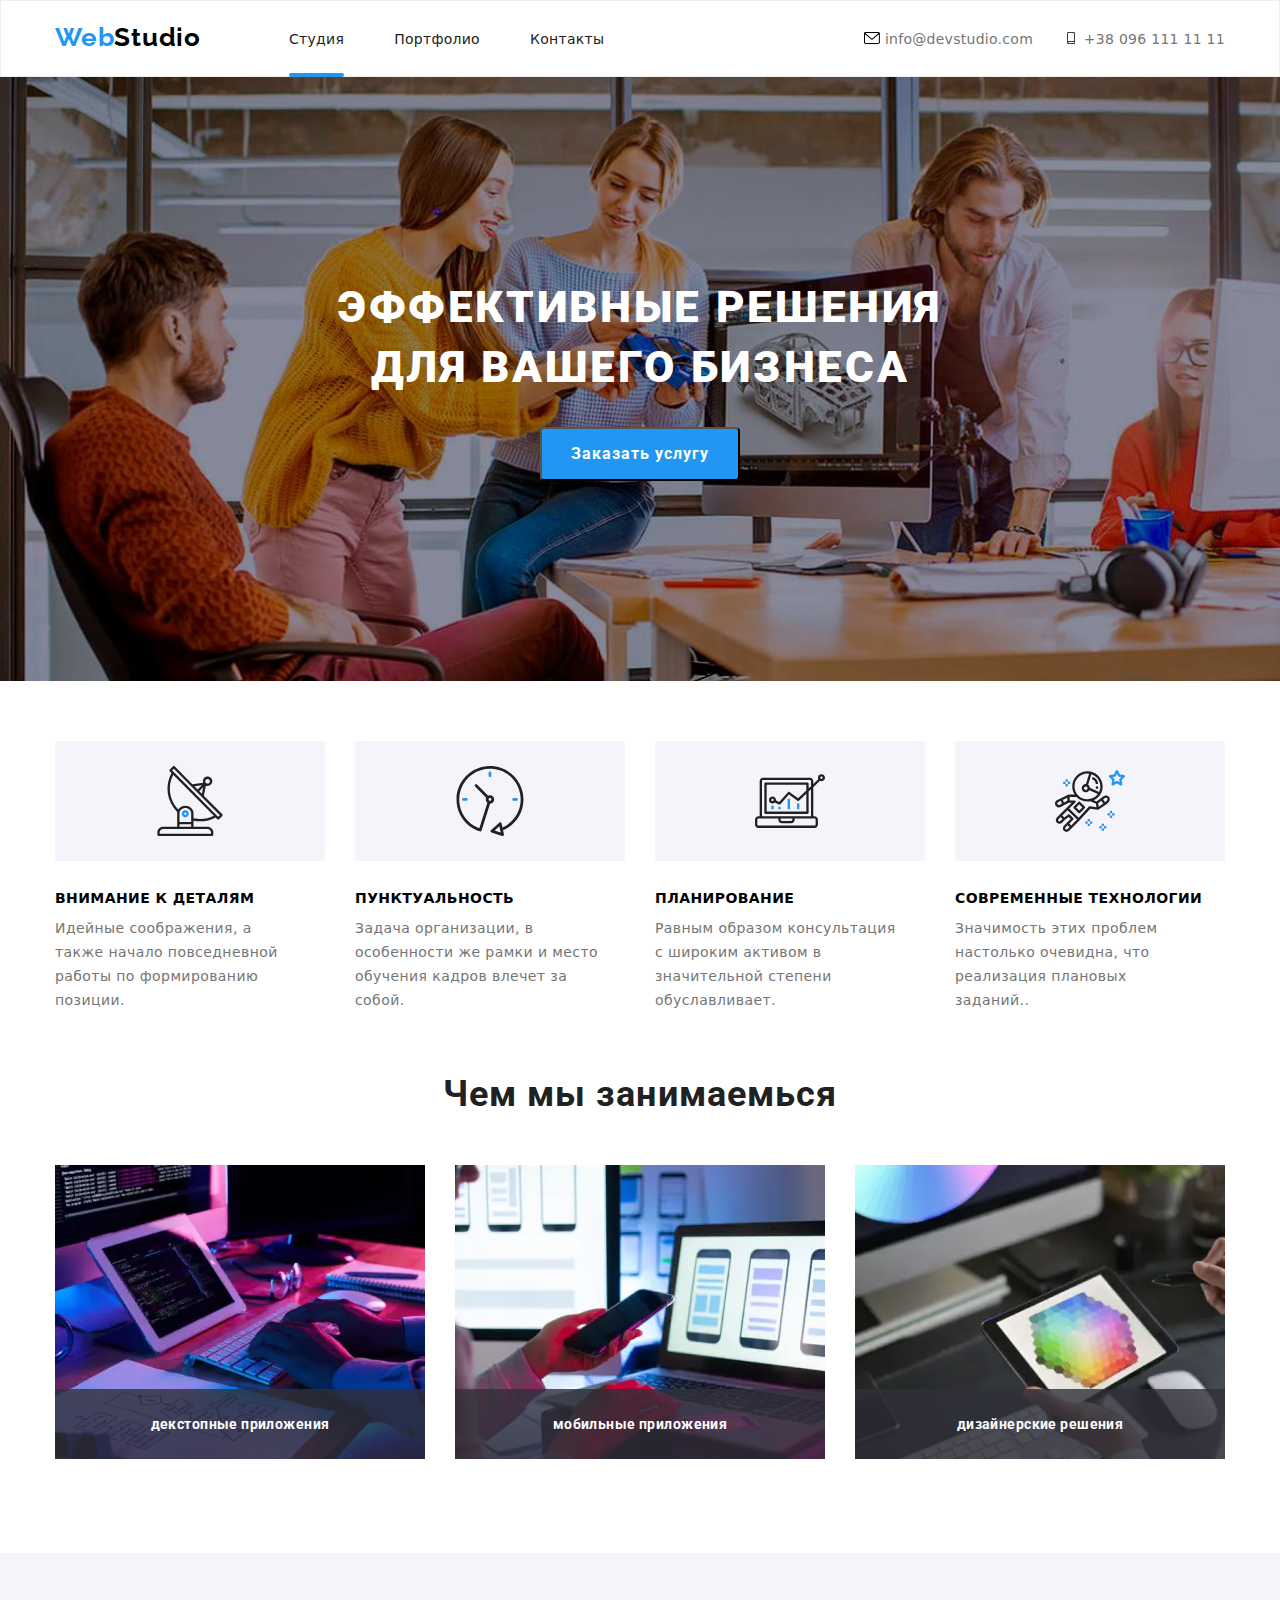
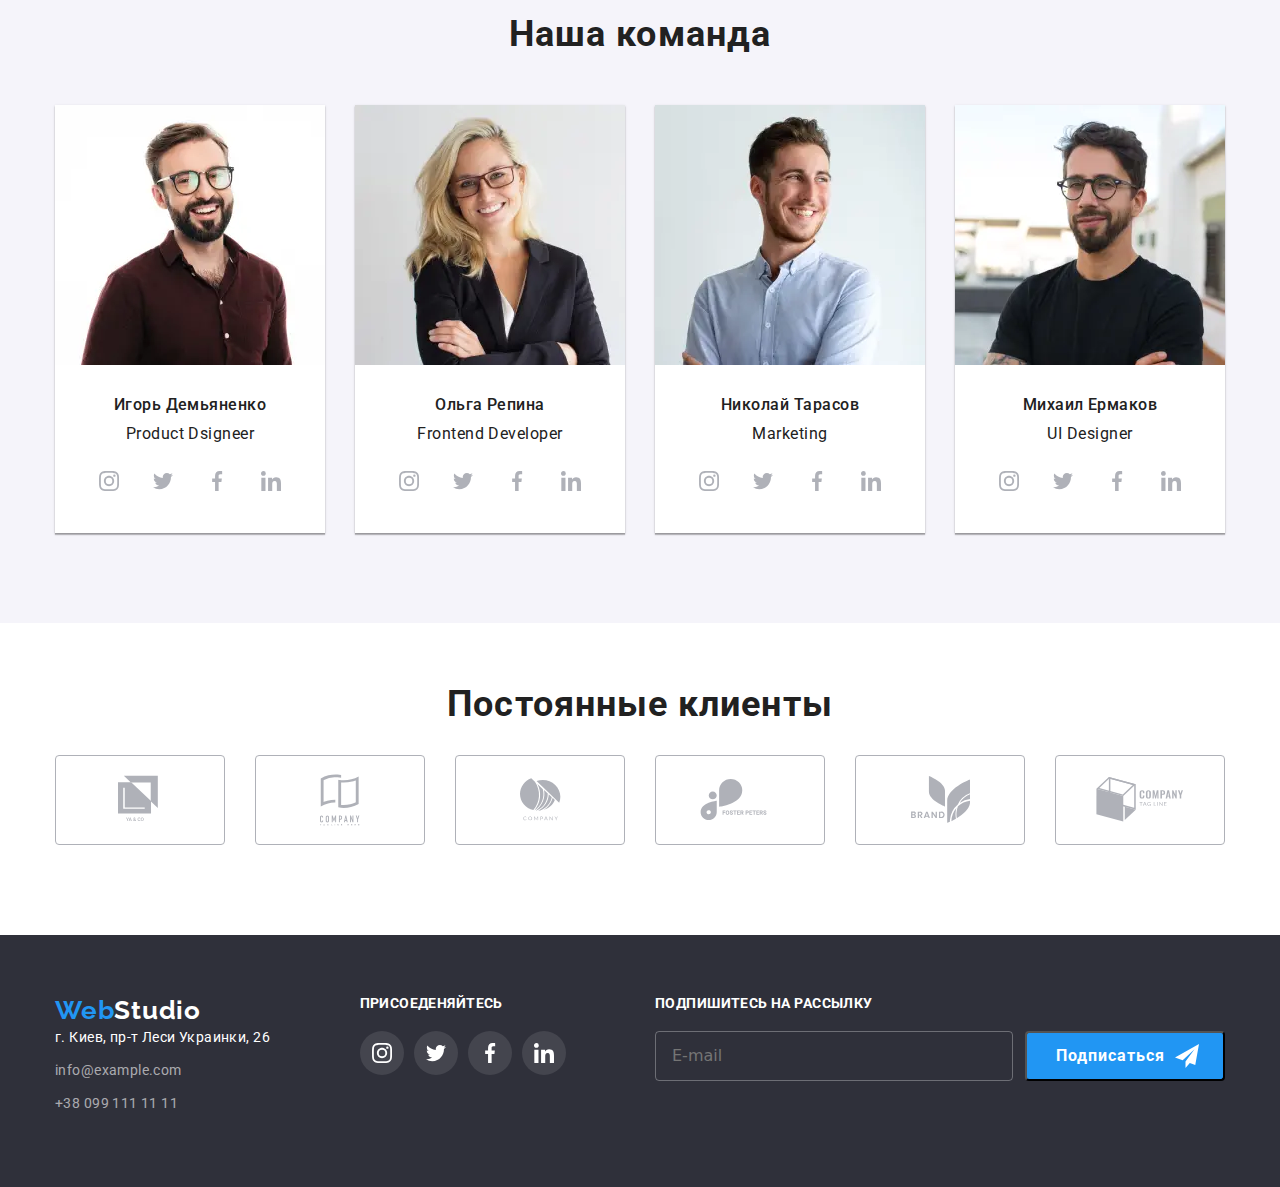
<file: index.html>
<!DOCTYPE html>
<html lang="ru">
  <head>
    <meta charset="UTF-8" />
    <meta name="viewport" content="width=device-width, initial-scale=1.0" />
    <title>Веб студия</title>
    <link
      rel="stylesheet"
      href="https://cdnjs.cloudflare.com/ajax/libs/modern-normalize/1.0.0/modern-normalize.css"
    />
    <link
      href="https://fonts.googleapis.com/css2?family=Raleway:wght@700&family=Roboto:wght@400;500;700&display=swap"
      rel="stylesheet"
    />
    <link rel="stylesheet" href="./css/main.min.css" />
  </head>
  <body>
    <!-- header -->

    <header class="header">
      <div class="container">
        <nav class="navigation">
          <a
            class="logo-navigation-list-link link"
            href="./index.html"
            aria-label="логотип веб студия"
            >Web<span class="logo-color">Studio</span></a
          >
          <button
            type="button"
            class="menu-button"
            aria-expanded="false"
            aria-controls="menu-container"
            data-menu-button
          >
            <svg
              width="40"
              height="40"
              aria-label="Переключатель мобильного меню"
            >
              <use class="icon-cross" href="./images/sprite.svg#cross"></use>
              <use
                class="icon-menu"
                href="./images/sprite.svg#menu-burger"
              ></use>
            </svg>
          </button>

          <div class="menu-container" id="menu-container" data-menu>
            <div class="nav">
              <ul class="navigation-list list">
                <li class="navigation-list-item">
                  <div class="item-underline">
                    <a class="navigation-list-link link" href="./index.html"
                      >Студия</a
                    >
                    <div class="underline"></div>
                  </div>
                </li>
                <li class="navigation-list-item">
                  <a class="navigation-list-link link" href="./portfolio.html"
                    >Портфолио</a
                  >
                </li>
                <li class="navigation-list-item">
                  <a class="navigation-list-link link" href="">Контакты</a>
                </li>
              </ul>
            </div>
            <div class="menu-contacts">
              <address class="adress">
                <ul class="list">
                  <li class="header-link-item">
                    <a class="header-link link" href="mailto:info@devstudio.com"
                      ><svg class="header-link-svg">
                        <use href="./images/sprite.svg#icon-envelope"></use>
                      </svg>
                      info@devstudio.com
                    </a>
                  </li>
                  <li class="header-tel-link-item">
                    <a class="header-tel-link link" href="tel:+380961111111"
                      ><svg class="header-tel-link-svg">
                        <use href="./images/sprite.svg#icon-smartphone"></use>
                      </svg>
                      +38 096 111 11 11
                    </a>
                  </li>
                </ul>
              </address>
            </div>
          </div>
        </nav>
      </div>
    </header>

    <!-- Hero-->

    <main>
      <section class="hero">
        <div class="container">
          <h1 class="hero-title">
            Эффективные решения <br />
            для вашего бизнеса
          </h1>
          <button class="modal-btn" type="button" data-modal-open>
            Заказать услугу
          </button>
        </div>
      </section>

      <!-- qualitys -->

      <section class="qualitys">
        <div class="container">
          <ul class="qualitys-list list">
            <li class="qualitys-list-item icon-antenna">
              <h3 class="subtitly-qualitys">Внимание к деталям</h3>
              <p class="description">
                Идейные соображения, а также начало повседневной работы по
                формированию позиции.
              </p>
            </li>
            <li class="qualitys-list-item icon-clock">
              <h3 class="subtitly-qualitys">Пунктуальность</h3>
              <p class="description">
                Задача организации, в особенности же рамки и место обучения
                кадров влечет за собой.
              </p>
            </li>
            <li class="qualitys-list-item icon-diagram">
              <h3 class="subtitly-qualitys">Планирование</h3>
              <p class="description">
                Равным образом консультация с широким активом в значительной
                степени обуславливает.
              </p>
            </li>
            <li class="qualitys-list-item icon-astronaut">
              <h3 class="subtitly-qualitys">Современные технологии</h3>
              <p class="description">
                Значимость этих проблем настолько очевидна, что реализация
                плановых заданий..
              </p>
            </li>
          </ul>
        </div>
      </section>

      <!--Чем мы занимаемься-->

      <section class="about">
        <div class="container">
          <h2 class="second-title">Чем мы занимаемься</h2>
          <ul class="about-list list">
            <li class="about-list-item">
              <div class="container-img">
                <picture>
                  <source
                    srcset="
                      ./images/Чем-мы-занимаемся/img1.webp    1x,
                      ./images/Чем-мы-занимаемся/img1@2x.webp 2x
                    "
                    media="(min-width: 1200px)"
                    type="image/webp"
                  />
                  <source
                    srcset="
                      ./images/Чем-мы-занимаемся/img1.jpg    1x,
                      ./images/Чем-мы-занимаемся/img1@2x.jpg 2x
                    "
                    media="(min-width: 1200px)"
                  />
                  <img
                    src="./images/Чем-мы-занимаемся/img1.jpg"
                    alt="руки на клавиатуре"
                  />
                </picture>

                <p class="about-subtitle">декстопные приложения</p>
              </div>
            </li>
            <li class="about-list-item">
              <div class="container-img">
                <picture>
                  <source
                    srcset="
                      ./images/Чем-мы-занимаемся/img2.webp    1x,
                      ./images/Чем-мы-занимаемся/img2@2x.webp 2x
                    "
                    media="(min-width: 1200px)"
                    type="image/webp"
                  />
                  <source
                    srcset="
                      ./images/Чем-мы-занимаемся/img2.jpg    1x,
                      ./images/Чем-мы-занимаемся/img2@2x.jpg 2x
                    "
                    media="(min-width: 1200px)"
                  />

                  <img
                    src="./images/Чем-мы-занимаемся/img2.jpg"
                    alt="телефон в руке"
                  />
                </picture>
                <p class="about-subtitle">мобильные приложения</p>
              </div>
            </li>
            <li class="about-list-item">
              <div class="container-img">
                <picture>
                  <source
                    srcset="
                      ./images/Чем-мы-занимаемся/img3.webp    1x,
                      ./images/Чем-мы-занимаемся/img3@2x.webp 2x
                    "
                    media="(min-width: 1200px)"
                    type="image/webp"
                  />
                  <source
                    srcset="
                      ./images/Чем-мы-занимаемся/img3.jpg    1x,
                      ./images/Чем-мы-занимаемся/img3@2x.jpg 2x
                    "
                    media="(min-width: 1200px)"
                  />

                  <img
                    src="./images/Чем-мы-занимаемся/img3.jpg"
                    alt="планшет в руке"
                  />
                </picture>
                <p class="about-subtitle">дизайнерские решения</p>
              </div>
            </li>
          </ul>
        </div>
      </section>

      <!--our command-->

      <section class="command">
        <div class="container">
          <h2 class="title-our-command">Наша команда</h2>
          <ul class="names-list list">
            <li class="names-list-item">
              <picture>
                <source
                  srcset="
                    ./images/Наша-команда/igor-desctop.webp    1x,
                    ./images/Наша-команда/igor-desctop@2x.webp 2x
                  "
                  media="(min-width: 1200px)"
                  type="image/webp"
                />
                <source
                  srcset="
                    ./images/Наша-команда/igor-desctop.jpg    1x,
                    ./images/Наша-команда/igor-desctop@2x.jpg 2x
                  "
                  media="(min-width: 1200px)"
                />
                <source
                  srcset="
                    ./images/Наша-команда/igor-tablet.webp    1x,
                    ./images/Наша-команда/igor-tablet@2x.webp 2x
                  "
                  media="(min-width: 768px)"
                  type="image/webp"
                />
                <source
                  srcset="
                    ./images/Наша-команда/igor-tablet.jpg    1x,
                    ./images/Наша-команда/igor-tablet@2x.jpg 2x
                  "
                  media="(min-width: 768px)"
                />
                <source
                  srcset="
                    ./images/Наша-команда/igor-mobile.webp    1x,
                    ./images/Наша-команда/igor-mobile@2x.webp 2x
                  "
                  media="(min-width: 320px)"
                  type="image/webp"
                />
                <source
                  srcset="
                    ./images/Наша-команда/igor-mobile.jpg    1x,
                    ./images/Наша-команда/igor-mobile@2x.jpg 2x
                  "
                  media="(min-width: 320px)"
                />
                <img
                  class="names-list-img"
                  src="./images/Наша-команда/igor-mobile.jpg"
                  alt="игорь"
                />
              </picture>
              <h3 class="name">Игорь Демьяненко</h3>
              <p lang="en" class="position">Product Dsigneer</p>
              <ul class="social-list list">
                <li class="social-list-item">
                  <a class="social-list-link" href="">
                    <svg class="social-list-svg">
                      <use href="./images/sprite.svg#icon-instagram"></use>
                    </svg>
                  </a>
                </li>
                <li class="social-list-item">
                  <a class="social-list-link" href="">
                    <svg class="social-list-svg">
                      <use href="./images/sprite.svg#icon-twitter"></use>
                    </svg>
                  </a>
                </li>
                <li class="social-list-item">
                  <a class="social-list-link" href="">
                    <svg class="social-list-svg">
                      <use href="./images/sprite.svg#icon-facebook"></use>
                    </svg>
                  </a>
                </li>
                <li class="social-list-item">
                  <a class="social-list-link" href="">
                    <svg class="social-list-svg">
                      <use href="./images/sprite.svg#icon-linkedin"></use>
                    </svg>
                  </a>
                </li>
              </ul>
            </li>
            <li class="names-list-item">
              <picture>
                <source
                  srcset="
                    ./images/Наша-команда/olga-desctop.webp    1x,
                    ./images/Наша-команда/olga-desctop@2x.webp 2x
                  "
                  media="(min-width: 1200px)"
                  type="image/webp"
                />
                <source
                  srcset="
                    ./images/Наша-команда/olga-desctop.jpg    1x,
                    ./images/Наша-команда/olga-desctop@2x.jpg 2x
                  "
                  media="(min-width: 1200px)"
                />
                <source
                  srcset="
                    ./images/Наша-команда/olga-tablet.webp    1x,
                    ./images/Наша-команда/olga-tablet@2x.webp 2x
                  "
                  media="(min-width: 768px)"
                  type="image/webp"
                />
                <source
                  srcset="
                    ./images/Наша-команда/olga-tablet.jpg    1x,
                    ./images/Наша-команда/olga-tablet@2x.jpg 2x
                  "
                  media="(min-width: 768px)"
                />
                <source
                  srcset="
                    ./images/Наша-команда/olga-mobile.webp    1x,
                    ./images/Наша-команда/olga-mobile@2x.webp 2x
                  "
                  media="(min-width: 320px)"
                  type="image/webp"
                />
                <source
                  srcset="
                    ./images/Наша-команда/olga-mobile.jpg    1x,
                    ./images/Наша-команда/olga-mobile@2x.jpg 2x
                  "
                  media="(min-width: 320px)"
                />
                <img
                  class="names-list-img"
                  src="./images/Наша-команда/olga-mobile.jpg"
                  alt="ольга"
                />
              </picture>

              <h3 class="name">Ольга Репина</h3>
              <p lang="en" class="position">Frontend Developer</p>
              <ul class="social-list list">
                <li class="social-list-item">
                  <a class="social-list-link" href="">
                    <svg class="social-list-svg">
                      <use href="./images/sprite.svg#icon-instagram"></use>
                    </svg>
                  </a>
                </li>
                <li class="social-list-item">
                  <a class="social-list-link" href="">
                    <svg class="social-list-svg">
                      <use href="./images/sprite.svg#icon-twitter"></use>
                    </svg>
                  </a>
                </li>
                <li class="social-list-item">
                  <a class="social-list-link" href="">
                    <svg class="social-list-svg">
                      <use href="./images/sprite.svg#icon-facebook"></use>
                    </svg>
                  </a>
                </li>
                <li class="social-list-item">
                  <a class="social-list-link" href="">
                    <svg class="social-list-svg">
                      <use href="./images/sprite.svg#icon-linkedin"></use>
                    </svg>
                  </a>
                </li>
              </ul>
            </li>
            <li class="names-list-item">
              <picture>
                <source
                  srcset="
                    ./images/Наша-команда/nicolay-desctop.webp    1x,
                    ./images/Наша-команда/nicolay-desctop@2x.webp 2x
                  "
                  media="(min-width: 1200px)"
                  type="image/webp"
                />
                <source
                  srcset="
                    ./images/Наша-команда/nicolay-desctop.jpg    1x,
                    ./images/Наша-команда/nicolay-desctop@2x.jpg 2x
                  "
                  media="(min-width: 1200px)"
                />
                <source
                  srcset="
                    ./images/Наша-команда/nicolay-tablet.webp    1x,
                    ./images/Наша-команда/nicolay-tablet@2x.webp 2x
                  "
                  media="(min-width: 768px)"
                  type="image/webp"
                />
                <source
                  srcset="
                    ./images/Наша-команда/nicolay-tablet.jpg    1x,
                    ./images/Наша-команда/nicolay-tablet@2x.jpg 2x
                  "
                  media="(min-width: 768px)"
                />
                <source
                  srcset="
                    ./images/Наша-команда/nicolay-mobile.webp    1x,
                    ./images/Наша-команда/nicolay-mobile@2x.webp 2x
                  "
                  media="(min-width: 320px)"
                  type="image/webp"
                />
                <source
                  srcset="
                    ./images/Наша-команда/nicolay-mobile.jpg    1x,
                    ./images/Наша-команда/nicolay-mobile@2x.jpg 2x
                  "
                  media="(min-width: 320px)"
                />
                <img
                  class="names-list-img"
                  src="./images/Наша-команда/nicolay-mobile.jpg"
                  alt="николай"
                />
              </picture>
              <h3 class="name">Николай Тарасов</h3>
              <p lang="en" class="position">Marketing</p>
              <ul class="social-list list">
                <li class="social-list-item">
                  <a class="social-list-link" href="">
                    <svg class="social-list-svg">
                      <use href="./images/sprite.svg#icon-instagram"></use>
                    </svg>
                  </a>
                </li>
                <li class="social-list-item">
                  <a class="social-list-link" href="">
                    <svg class="social-list-svg">
                      <use href="./images/sprite.svg#icon-twitter"></use>
                    </svg>
                  </a>
                </li>
                <li class="social-list-item">
                  <a class="social-list-link" href="">
                    <svg class="social-list-svg">
                      <use href="./images/sprite.svg#icon-facebook"></use>
                    </svg>
                  </a>
                </li>
                <li class="social-list-item">
                  <a class="social-list-link" href="">
                    <svg class="social-list-svg">
                      <use href="./images/sprite.svg#icon-linkedin"></use>
                    </svg>
                  </a>
                </li>
              </ul>
            </li>
            <li class="names-list-item">
              <picture>
                <source
                  srcset="
                    ./images/Наша-команда/mihail-desctop.webp    1x,
                    ./images/Наша-команда/mihail-desctop@2x.webp 2x
                  "
                  media="(min-width: 1200px)"
                  type="image/webp"
                />
                <source
                  srcset="
                    ./images/Наша-команда/mihail-desctop.jpg    1x,
                    ./images/Наша-команда/mihail-desctop@2x.jpg 2x
                  "
                  media="(min-width: 1200px)"
                />
                <source
                  srcset="
                    ./images/Наша-команда/mihail-tablet.webp    1x,
                    ./images/Наша-команда/mihail-tablet@2x.webp 2x
                  "
                  media="(min-width: 768px)"
                  type="image/webp"
                />
                <source
                  srcset="
                    ./images/Наша-команда/mihail-tablet.jpg    1x,
                    ./images/Наша-команда/mihail-tablet@2x.jpg 2x
                  "
                  media="(min-width: 768px)"
                />
                <source
                  srcset="
                    ./images/Наша-команда/mihail-mobile.webp    1x,
                    ./images/Наша-команда/mihail-mobile@2x.webp 2x
                  "
                  media="(min-width: 320px)"
                  type="image/webp"
                />
                <source
                  srcset="
                    ./images/Наша-команда/mihail-mobile.jpg    1x,
                    ./images/Наша-команда/mihail-mobile@2x.jpg 2x
                  "
                  media="(min-width: 320px)"
                />
                <img
                  class="names-list-img"
                  src="./images/Наша-команда/mihail-mobile.jpg"
                  alt="михаил"
                />
              </picture>
              <h3 class="name">Михаил Ермаков</h3>
              <p lang="en" class="position">UI Designer</p>
              <ul class="social-list list">
                <li class="social-list-item">
                  <a class="social-list-link" href="">
                    <svg class="social-list-svg">
                      <use href="./images/sprite.svg#icon-instagram"></use>
                    </svg>
                  </a>
                </li>
                <li class="social-list-item">
                  <a class="social-list-link" href="">
                    <svg class="social-list-svg">
                      <use href="./images/sprite.svg#icon-twitter"></use>
                    </svg>
                  </a>
                </li>
                <li class="social-list-item">
                  <a class="social-list-link" href="">
                    <svg class="social-list-svg">
                      <use href="./images/sprite.svg#icon-facebook"></use>
                    </svg>
                  </a>
                </li>
                <li class="social-list-item">
                  <a class="social-list-link" href="">
                    <svg class="social-list-svg">
                      <use href="./images/sprite.svg#icon-linkedin"></use>
                    </svg>
                  </a>
                </li>
              </ul>
            </li>
          </ul>
        </div>
      </section>
      <!-- =============clients================= -->

      <section class="clients">
        <div class="container">
          <h2 class="title-clients">Постоянные клиенты</h2>
          <ul class="clients-list list">
            <li class="clients-item">
              <a class="clients-link" href="">
                <svg width="44" height="50" class="clients-item-svg">
                  <use href="./images/sprite.svg#icon-logo1"></use>
                </svg>
              </a>
            </li>
            <li class="clients-item">
              <a class="clients-link" href=""
                ><svg
                  width="40"
                  height="52"
                  class="clients-item-svg icon-logo2"
                >
                  <use href="./images/sprite.svg#icon-logo2"></use>
                </svg>
              </a>
            </li>
            <li class="clients-item">
              <a class="clients-link" href=""
                ><svg width="41" height="43" class="clients-item-svg">
                  <use href="./images/sprite.svg#icon-logo3"></use>
                </svg>
              </a>
            </li>
            <li class="clients-item">
              <a class="clients-link" href=""
                ><svg width="80" height="42" class="clients-item-svg">
                  <use href="./images/sprite.svg#icon-logo4"></use>
                </svg>
              </a>
            </li>
            <li class="clients-item">
              <a class="clients-link" href=""
                ><svg width="59" height="47" class="clients-item-svg">
                  <use href="./images/sprite.svg#icon-logo5"></use>
                </svg>
              </a>
            </li>
            <li class="clients-item">
              <a class="clients-link" href=""
                ><svg width="88" height="45" class="clients-item-svg">
                  <use href="./images/sprite.svg#icon-logo6"></use>
                </svg>
              </a>
            </li>
          </ul>
        </div>
      </section>
    </main>

    <!-- footer -->

    <footer class="footer">
      <div class="container">
        <div>
          <address class="adress">
            <a
              class="logo-navigation-list-link link"
              href="./index.html"
              aria-label="логотип веб студия"
              >Web<span class="footer-logo-color">Studio</span>
            </a>
            <ul class="footer-list list">
              <li class="footer-navigation-item">
                <a
                  class="footer-navigation-list-item link"
                  href="https://goo.gl/maps/fQtyzHrdmxsXW1k68"
                  target="_blank"
                  >г. Киев, пр-т Леси Украинки, 26</a
                >
              </li>
              <li class="footer-navigation-item">
                <a
                  class="footer-navigation-list-link link"
                  href="mailto:info@example.com"
                  >info@example.com</a
                >
              </li>
              <li class="footer-navigation-item">
                <a class="footer-tel-link link" href="tel:+380991111111"
                  >+38 099 111 11 11</a
                >
              </li>
            </ul>
          </address>
        </div>

        <div class="social-link">
          <p class="social-link-footer-title">ПРИСОЕДЕНЯЙТЕСЬ</p>
          <ul class="social-link-footer-list list">
            <li class="footer-social-link-item">
              <a class="footer-social-link" href=""
                ><svg class="footer-social-list-svg">
                  <use href="./images/sprite.svg#icon-instagram"></use>
                </svg>
              </a>
            </li>
            <li class="footer-social-link-item">
              <a class="footer-social-link" href="">
                <svg class="footer-social-list-svg">
                  <use href="./images/sprite.svg#icon-twitter"></use>
                </svg>
              </a>
            </li>
            <li class="footer-social-link-item">
              <a class="footer-social-link" href=""
                ><svg class="footer-social-list-svg">
                  <use href="./images/sprite.svg#icon-facebook"></use>
                </svg>
              </a>
            </li>
            <li class="footer-social-link-item">
              <a class="footer-social-link" href=""
                ><svg class="footer-social-list-svg">
                  <use href="./images/sprite.svg#icon-linkedin"></use>
                </svg>
              </a>
            </li>
          </ul>
        </div>

        <div class="email-form">
          <p class="email-form-title">подпишитесь на рассылку</p>
          <div class="container-email-form">
            <form action="#" class="footer-email-form">
              <input
                type="email"
                class="footer-contact-form-input"
                name="user-email"
                placeholder="E-mail"
              />
              <button type="button" class="email-form-btn">Подписаться</button>
            </form>
          </div>
        </div>
      </div>
    </footer>

    <!-- modal  & form -->

    <div class="backdrop is-hidden" data-modal>
      <!-- <div class="modal-container"> -->
      <div class="modal">
        <button type="button" class="close-btn" data-modal-close>
          <svg class="close-btn-svg">
            <use
              width="11px"
              height="11px"
              href="./images/sprite.svg#close"
            ></use>
          </svg>
        </button>
        <p class="form-text">Оставьте свои данные, мы вам перезвоним</p>
        <form action="#" class="contact-form">
          <h2 class="contact-form-group-title">Имя</h2>
          <span class="modal-form-field-wrapper">
            <input type="text" class="contact-form-input" name="user-name" />
            <svg class="modal-form-svg-icon" width="18" height="18">
              <use href="./images/sprite.svg#icon-person"></use>
            </svg>
          </span>
          <h2 class="contact-form-group-title">Телефон</h2>
          <span class="modal-form-field-wrapper">
            <input type="tel" class="contact-form-input" name="user-phone" />
            <svg class="modal-form-svg-icon" width="18" height="18">
              <use href="./images/sprite.svg#icon-phone"></use>
            </svg>
          </span>

          <h2 class="contact-form-group-title">Почта</h2>
          <span class="modal-form-field-wrapper">
            <input type="email" class="contact-form-input" name="user-email" />
            <svg class="modal-form-svg-icon" width="18" height="18">
              <use href="./images/sprite.svg#icon-email"></use>
            </svg>
          </span>

          <div class="contact-form-group">
            <h2 class="contact-form-group-title">Комментарий</h2>
            <textarea
              name="user-massage"
              placeholder="Введите текст"
              rows="5"
              cols="45"
              class="contact-form-massage"
            ></textarea>
          </div>

          <div class="container-contact-form-radio">
            <input
              type="checkbox"
              name="user-policy"
              class="contact-form-radio visually-hidden"
              value="accept-police"
              id="check-policy"
            />
            <label for="check-policy" class="modal-form-policy-label">
              Соглашаюсь с рассылкой и принимаю
              <a class="checkbox-link" href="">Условия договора</a>
            </label>
          </div>

          <div class="btn-wrapper">
            <button type="submit" class="contact-form-submit">Отправить</button>
          </div>
        </form>
      </div>
      <!-- </div> -->
    </div>

    <script src="./js/modal.js"></script>
    <script src="./js/menu.js"></script>
  </body>
</html>
</file>
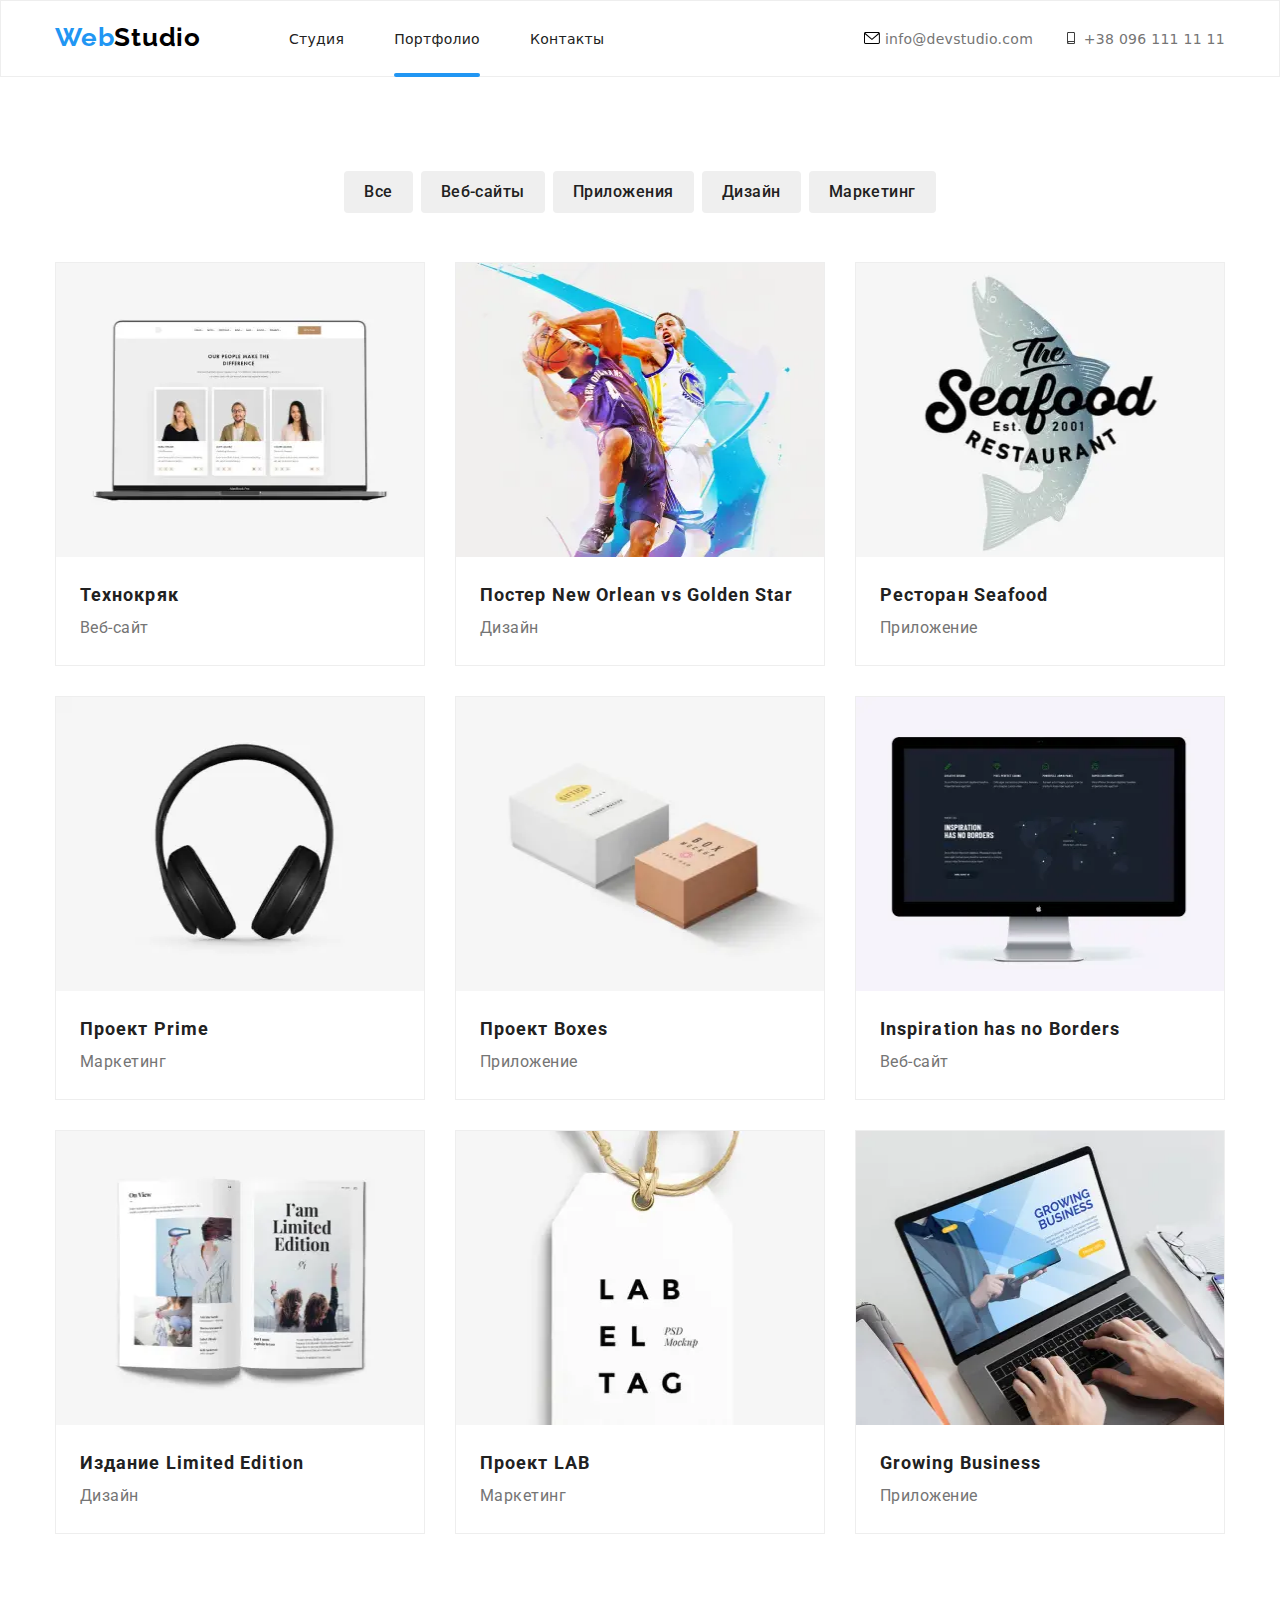
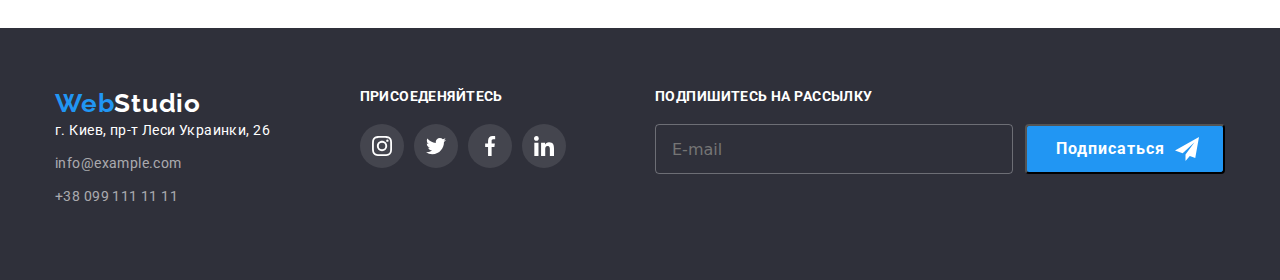
<file: portfolio.html>
<!DOCTYPE html>
<html lang="en">
  <head>
    <meta charset="UTF-8" />
    <meta name="viewport" content="width=device-width, initial-scale=1.0" />
    <title>Portfolio</title>
    <link
      rel="stylesheet"
      href="https://cdnjs.cloudflare.com/ajax/libs/modern-normalize/1.0.0/modern-normalize.css"
    />
    <link
      href="https://fonts.googleapis.com/css2?family=Raleway:wght@700&family=Roboto:wght@400;500;700&display=swap"
      rel="stylesheet"
    />
    <link rel="stylesheet" href="./css/portfolio.min.css" />
  </head>
  <body>
    <!-- header -->

    <header class="header">
      <div class="container">
        <nav class="navigation">
          <a
            class="logo-navigation-list-link link"
            href="./index.html"
            aria-label="логотип веб студия"
            >Web<span class="logo-color">Studio</span></a
          >
          <button
            type="button"
            class="menu-button"
            aria-expanded="false"
            aria-controls="menu-container"
            data-menu-button
          >
            <svg
              width="40"
              height="40"
              aria-label="Переключатель мобильного меню"
            >
              <use class="icon-cross" href="./images/sprite.svg#cross"></use>
              <use
                class="icon-menu"
                href="./images/sprite.svg#menu-burger"
              ></use>
            </svg>
          </button>

          <div class="menu-container" id="menu-container" data-menu>
            <div class="nav">
              <ul class="navigation-list list">
                <li class="navigation-list-item">
                  <a class="navigation-list-link link" href="./index.html"
                    >Студия</a
                  >
                </li>
                <li class="navigation-list-item">
                  <div class="item-underline">
                    <a class="navigation-list-link link" href="./portfolio.html"
                      >Портфолио</a
                    >
                    <div class="underline"></div>
                  </div>
                </li>
                <li class="navigation-list-item">
                  <a class="navigation-list-link link" href="">Контакты</a>
                </li>
              </ul>
            </div>
            <div class="menu-contacts">
              <address class="adress">
                <ul class="list">
                  <li class="header-link-item">
                    <a class="header-link link" href="mailto:info@devstudio.com"
                      ><svg class="header-link-svg">
                        <use href="./images/sprite.svg#icon-envelope"></use>
                      </svg>
                      info@devstudio.com
                    </a>
                  </li>
                  <li class="header-tel-link-item">
                    <a class="header-tel-link link" href="tel:+380961111111"
                      ><svg class="header-tel-link-svg">
                        <use href="./images/sprite.svg#icon-smartphone"></use>
                      </svg>
                      +38 096 111 11 11
                    </a>
                  </li>
                </ul>
              </address>
            </div>
          </div>
        </nav>
      </div>
    </header>

    <!-- projects -->

    <main>
      <section class="projects">
        <div class="container">
          <ul class="navigation-btn list">
            <li class="navigation-btn-item">
              <button type="button" class="potfolio-btn">Все</button>
            </li>
            <li class="navigation-btn-item">
              <button type="button" class="potfolio-btn">Веб-сайты</button>
            </li>
            <li class="navigation-btn-item">
              <button type="button" class="potfolio-btn">Приложения</button>
            </li>
            <li class="navigation-btn-item">
              <button type="button" class="potfolio-btn">Дизайн</button>
            </li>
            <li class="navigation-btn-item">
              <button type="button" class="potfolio-btn">Маркетинг</button>
            </li>
          </ul>
          <ul class="projects-item list">
            <li class="item">
              <a href=""
                ><div class="projects-item-img-wrapper">
                  <picture>
                    <source
                      srcset="
                        ./images/Projects/macbook-desctop.webp    1x,
                        ./images/Projects/macbook-desctop@2x.webp 2x
                      "
                      media="(min-width: 1200px)"
                      type="image/webp"
                    />
                    <source
                      srcset="
                        ./images/Projects/macbook-desctop.jpg    1x,
                        ./images/Projects/macbook-desctop@2x.jpg 2x
                      "
                      media="(min-width: 1200px)"
                    />
                    <source
                      srcset="
                        ./images/Projects/macbook-tablet.webp    1x,
                        ./images/Projects/macbook-tablet@2x.webp 2x
                      "
                      media="(min-width: 768px)"
                      type="image/webp"
                    />
                    <source
                      srcset="
                        ./images/Projects/macbook-tablet.jpg    1x,
                        ./images/Projects/macbook-tablet@2x.jpg 2x
                      "
                      media="(min-width: 768px)"
                    />
                    <source
                      srcset="
                        ./images/Projects/macbook-mobile.webp    1x,
                        ./images/Projects/macbook-mobile@2x.webp 2x
                      "
                      media="(min-width: 320px)"
                      type="image/webp"
                    />
                    <source
                      srcset="
                        ./images/Projects/macbook-mobile.jpg    1x,
                        ./images/Projects/macbook-mobile@2x.jpg 2x
                      "
                      media="(min-width: 320px)"
                    />
                    <img
                      class="projects-item-img"
                      src="./images/Projects/macbook-mobile.jpg"
                      alt="display-macbook"
                    />
                  </picture>
                  <div class="overlay">
                    <p class="overlay-text">
                      Технокряк это современная площадка распространения
                      коронавируса. Компании используют эту платформу для
                      цифрового шпионажа и атак на защищённые сервера
                      конкурентов.
                    </p>
                  </div>
                </div>
              </a>
              <h2 class="portfolio-title">Технокряк</h2>
              <p class="potfolio-subtitle">Веб-сайт</p>
            </li>
            <li class="item">
              <a href=""
                ><div class="projects-item-img-wrapper">
                  <picture>
                    <source
                      srcset="
                        ./images/Projects/basketboll-desctop.webp    1x,
                        ./images/Projects/basketboll-desctop@2x.webp 2x
                      "
                      media="(min-width: 1200px)"
                      type="image/webp"
                    />
                    <source
                      srcset="
                        ./images/Projects/basketboll-desctop.jpg    1x,
                        ./images/Projects/basketboll-desctop@2x.jpg 2x
                      "
                      media="(min-width: 1200px)"
                    />
                    <source
                      srcset="
                        ./images/Projects/basketboll-tablet.webp    1x,
                        ./images/Projects/basketboll-tablet@2x.webp 2x
                      "
                      media="(min-width: 768px)"
                      type="image/webp"
                    />
                    <source
                      srcset="
                        ./images/Projects/basketboll-tablet.jpg    1x,
                        ./images/Projects/basketboll-tablet@2x.jpg 2x
                      "
                      media="(min-width: 768px)"
                    />
                    <source
                      srcset="
                        ./images/Projects/basketboll-mobile.webp    1x,
                        ./images/Projects/basketboll-mobile@2x.webp 2x
                      "
                      media="(min-width: 320px)"
                      type="image/webp"
                    />
                    <source
                      srcset="
                        ./images/Projects/basketboll-mobile.jpg    1x,
                        ./images/Projects/basketboll-mobile@2x.jpg 2x
                      "
                      media="(min-width: 320px)"
                    />
                    <img
                      class="projects-item-img"
                      src="./images/Projects/basketboll-mobile.jpg"
                      alt="play-basketboll"
                    />
                  </picture>

                  <div class="overlay">
                    <p class="overlay-text">
                      Технокряк это современная площадка распространения
                      коронавируса. Компании используют эту платформу для
                      цифрового шпионажа и атак на защищённые сервера
                      конкурентов.
                    </p>
                  </div>
                </div>
              </a>
              <h2 class="portfolio-title">Постер New Orlean vs Golden Star</h2>
              <p class="potfolio-subtitle">Дизайн</p>
            </li>
            <li class="item">
              <a href=""
                ><div class="projects-item-img-wrapper">
                  <picture>
                    <source
                      srcset="
                        ./images/Projects/seafood-desctop.webp    1x,
                        ./images/Projects/seafood-desctop@2x.webp 2x
                      "
                      media="(min-width: 1200px)"
                      type="image/webp"
                    />
                    <source
                      srcset="
                        ./images/Projects/seafood-desctop.jpg    1x,
                        ./images/Projects/seafood-desctop@2x.jpg 2x
                      "
                      media="(min-width: 1200px)"
                    />
                    <source
                      srcset="
                        ./images/Projects/seafood-tablet.webp    1x,
                        ./images/Projects/seafood-tablet@2x.webp 2x
                      "
                      media="(min-width: 768px)"
                      type="image/webp"
                    />
                    <source
                      srcset="
                        ./images/Projects/seafood-tablet.jpg    1x,
                        ./images/Projects/seafood-tablet@2x.jpg 2x
                      "
                      media="(min-width: 768px)"
                    />
                    <source
                      srcset="
                        ./images/Projects/seafood-mobile.webp    1x,
                        ./images/Projects/seafood-mobile@2x.webp 2x
                      "
                      media="(min-width: 320px)"
                      type="image/webp"
                    />
                    <source
                      srcset="
                        ./images/Projects/seafood-mobile.jpg    1x,
                        ./images/Projects/seafood-mobile@2x.jpg 2x
                      "
                      media="(min-width: 320px)"
                    />
                    <img
                      class="projects-item-img"
                      src="./images/Projects/seafood-mobile.jpg"
                      alt="play-basketboll"
                    />
                  </picture>

                  <div class="overlay">
                    <p class="overlay-text">
                      Технокряк это современная площадка распространения
                      коронавируса. Компании используют эту платформу для
                      цифрового шпионажа и атак на защищённые сервера
                      конкурентов.
                    </p>
                  </div>
                </div>
              </a>
              <h2 class="portfolio-title">Ресторан Seafood</h2>
              <p class="potfolio-subtitle">Приложение</p>
            </li>
            <li class="item">
              <a href="">
                <div class="projects-item-img-wrapper">
                  <picture>
                    <source
                      srcset="
                        ./images/Projects/headphones-desctop.webp    1x,
                        ./images/Projects/headphones-desctop@2x.webp 2x
                      "
                      media="(min-width: 1200px)"
                      type="image/webp"
                    />
                    <source
                      srcset="
                        ./images/Projects/headphones-desctop.jpg    1x,
                        ./images/Projects/headphones-desctop@2x.jpg 2x
                      "
                      media="(min-width: 1200px)"
                    />
                    <source
                      srcset="
                        ./images/Projects/headphones-tablet.webp    1x,
                        ./images/Projects/headphones-tablet@2x.webp 2x
                      "
                      media="(min-width: 768px)"
                      type="image/webp"
                    />
                    <source
                      srcset="
                        ./images/Projects/headphones-tablet.jpg    1x,
                        ./images/Projects/headphones-tablet@2x.jpg 2x
                      "
                      media="(min-width: 768px)"
                    />
                    <source
                      srcset="
                        ./images/Projects/headphones-mobile.webp    1x,
                        ./images/Projects/headphones-mobile@2x.webp 2x
                      "
                      media="(min-width: 320px)"
                      type="image/webp"
                    />
                    <source
                      srcset="
                        ./images/Projects/headphones-mobile.jpg    1x,
                        ./images/Projects/headphones-mobile@2x.jpg 2x
                      "
                      media="(min-width: 320px)"
                    />
                    <img
                      class="projects-item-img"
                      src="./images/Projects/headphones-mobile.jpg"
                      alt="play-basketboll"
                    />
                  </picture>

                  <div class="overlay">
                    <p class="overlay-text">
                      Технокряк это современная площадка распространения
                      коронавируса. Компании используют эту платформу для
                      цифрового шпионажа и атак на защищённые сервера
                      конкурентов.
                    </p>
                  </div>
                </div>
              </a>
              <h2 class="portfolio-title">Проект Prime</h2>
              <p class="potfolio-subtitle">Маркетинг</p>
            </li>
            <li class="item">
              <a href="">
                <div class="projects-item-img-wrapper">
                  <picture>
                    <source
                      srcset="
                        ./images/Projects/boxes-desctop.webp    1x,
                        ./images/Projects/boxes-desctop@2x.webp 2x
                      "
                      media="(min-width: 1200px)"
                      type="image/webp"
                    />
                    <source
                      srcset="
                        ./images/Projects/boxes-desctop.jpg    1x,
                        ./images/Projects/boxes-desctop@2x.jpg 2x
                      "
                      media="(min-width: 1200px)"
                    />
                    <source
                      srcset="
                        ./images/Projects/boxes-tablet.webp    1x,
                        ./images/Projects/boxes-tablet@2x.webp 2x
                      "
                      media="(min-width: 768px)"
                      type="image/webp"
                    />
                    <source
                      srcset="
                        ./images/Projects/boxes-tablet.jpg    1x,
                        ./images/Projects/boxes-tablet@2x.jpg 2x
                      "
                      media="(min-width: 768px)"
                    />
                    <source
                      srcset="
                        ./images/Projects/boxes-mobile.webp    1x,
                        ./images/Projects/boxes-mobile@2x.webp 2x
                      "
                      media="(min-width: 320px)"
                      type="image/webp"
                    />
                    <source
                      srcset="
                        ./images/Projects/boxes-mobile.jpg    1x,
                        ./images/Projects/boxes-mobile@2x.jpg 2x
                      "
                      media="(min-width: 320px)"
                    />
                    <img
                      class="projects-item-img"
                      src="./images/Projects/boxes-mobile.jpg"
                      alt="boxes"
                    />
                  </picture>

                  <div class="overlay">
                    <p class="overlay-text">
                      Технокряк это современная площадка распространения
                      коронавируса. Компании используют эту платформу для
                      цифрового шпионажа и атак на защищённые сервера
                      конкурентов.
                    </p>
                  </div>
                </div>
              </a>

              <h2 class="portfolio-title">Проект Boxes</h2>
              <p class="potfolio-subtitle">Приложение</p>
            </li>
            <li class="item">
              <a href="">
                <div class="projects-item-img-wrapper">
                  <picture>
                    <source
                      srcset="
                        ./images/Projects/monitor-desctop.webp    1x,
                        ./images/Projects/monitor-desctop@2x.webp 2x
                      "
                      media="(min-width: 1200px)"
                      type="image/webp"
                    />
                    <source
                      srcset="
                        ./images/Projects/monitor-desctop.jpg    1x,
                        ./images/Projects/monitor-desctop@2x.jpg 2x
                      "
                      media="(min-width: 1200px)"
                    />
                    <source
                      srcset="
                        ./images/Projects/monitor-tablet.webp    1x,
                        ./images/Projects/monitor-tablet@2x.webp 2x
                      "
                      media="(min-width: 768px)"
                      type="image/webp"
                    />
                    <source
                      srcset="
                        ./images/Projects/monitor-tablet.jpg    1x,
                        ./images/Projects/monitor-tablet@2x.jpg 2x
                      "
                      media="(min-width: 768px)"
                    />
                    <source
                      srcset="
                        ./images/Projects/monitor-mobile.webp    1x,
                        ./images/Projects/monitor-mobile@2x.webp 2x
                      "
                      media="(min-width: 320px)"
                      type="image/webp"
                    />
                    <source
                      srcset="
                        ./images/Projects/monitor-mobile.jpg    1x,
                        ./images/Projects/monitor-mobile@2x.jpg 2x
                      "
                      media="(min-width: 320px)"
                    />
                    <img
                      class="projects-item-img"
                      src="./images/Projects/monitor-mobile.jpg"
                      alt="monitor of computer"
                    />
                  </picture>

                  <div class="overlay">
                    <p class="overlay-text">
                      Технокряк это современная площадка распространения
                      коронавируса. Компании используют эту платформу для
                      цифрового шпионажа и атак на защищённые сервера
                      конкурентов.
                    </p>
                  </div>
                </div>
              </a>

              <h2 lang="en" class="portfolio-title">
                Inspiration has no Borders
              </h2>
              <p class="potfolio-subtitle">Веб-сайт</p>
            </li>
            <li class="item">
              <a href="">
                <div class="projects-item-img-wrapper">
                  <picture>
                    <source
                      srcset="
                        ./images/Projects/book-desctop.webp    1x,
                        ./images/Projects/book-desctop@2x.webp 2x
                      "
                      media="(min-width: 1200px)"
                      type="image/webp"
                    />
                    <source
                      srcset="
                        ./images/Projects/book-desctop.jpg    1x,
                        ./images/Projects/book-desctop@2x.jpg 2x
                      "
                      media="(min-width: 1200px)"
                    />
                    <source
                      srcset="
                        ./images/Projects/book-tablet.webp    1x,
                        ./images/Projects/book-tablet@2x.webp 2x
                      "
                      media="(min-width: 768px)"
                      type="image/webp"
                    />
                    <source
                      srcset="
                        ./images/Projects/book-tablet.jpg    1x,
                        ./images/Projects/book-tablet@2x.jpg 2x
                      "
                      media="(min-width: 768px)"
                    />
                    <source
                      srcset="
                        ./images/Projects/book-mobile.webp    1x,
                        ./images/Projects/book-mobile@2x.webp 2x
                      "
                      media="(min-width: 320px)"
                      type="image/webp"
                    />
                    <source
                      srcset="
                        ./images/Projects/book-mobile.jpg    1x,
                        ./images/Projects/book-mobile@2x.jpg 2x
                      "
                      media="(min-width: 320px)"
                    />
                    <img
                      class="projects-item-img"
                      src="./images/Projects/book-mobile.jpg"
                      alt="book"
                    />
                  </picture>

                  <div class="overlay">
                    <p class="overlay-text">
                      Технокряк это современная площадка распространения
                      коронавируса. Компании используют эту платформу для
                      цифрового шпионажа и атак на защищённые сервера
                      конкурентов.
                    </p>
                  </div>
                </div>
              </a>
              <h2 class="portfolio-title">Издание Limited Edition</h2>
              <p class="potfolio-subtitle">Дизайн</p>
            </li>
            <li class="item">
              <a href="">
                <div class="projects-item-img-wrapper">
                  <picture>
                    <source
                      srcset="
                        ./images/Projects/label-desctop.webp    1x,
                        ./images/Projects/label-desctop@2x.webp 2x
                      "
                      media="(min-width: 1200px)"
                      type="image/webp"
                    />
                    <source
                      srcset="
                        ./images/Projects/label-desctop.jpg    1x,
                        ./images/Projects/label-desctop@2x.jpg 2x
                      "
                      media="(min-width: 1200px)"
                    />
                    <source
                      srcset="
                        ./images/Projects/label-tablet.webp    1x,
                        ./images/Projects/label-tablet@2x.webp 2x
                      "
                      media="(min-width: 768px)"
                      type="image/webp"
                    />
                    <source
                      srcset="
                        ./images/Projects/label-tablet.jpg    1x,
                        ./images/Projects/label-tablet@2x.jpg 2x
                      "
                      media="(min-width: 768px)"
                    />
                    <source
                      srcset="
                        ./images/Projects/label-mobile.webp    1x,
                        ./images/Projects/label-mobile@2x.webp 2x
                      "
                      media="(min-width: 320px)"
                      type="image/webp"
                    />
                    <source
                      srcset="
                        ./images/Projects/label-mobile.jpg    1x,
                        ./images/Projects/label-mobile@2x.jpg 2x
                      "
                      media="(min-width: 320px)"
                    />
                    <img
                      class="projects-item-img"
                      src="./images/Projects/label-mobile.jpg"
                      alt="label"
                    />
                  </picture>

                  <div class="overlay">
                    <p class="overlay-text">
                      Технокряк это современная площадка распространения
                      коронавируса. Компании используют эту платформу для
                      цифрового шпионажа и атак на защищённые сервера
                      конкурентов.
                    </p>
                  </div>
                </div>
              </a>

              <h2 class="portfolio-title">Проект LAB</h2>
              <p class="potfolio-subtitle">Маркетинг</p>
            </li>
            <li class="item">
              <a href=""
                ><div class="projects-item-img-wrapper">
                  <picture>
                    <source
                      srcset="
                        ./images/Projects/keyboard-desctop.webp    1x,
                        ./images/Projects/keyboard-desctop@2x.webp 2x
                      "
                      media="(min-width: 1200px)"
                      type="image/webp"
                    />
                    <source
                      srcset="
                        ./images/Projects/keyboard-desctop.jpg    1x,
                        ./images/Projects/keyboard-desctop@2x.jpg 2x
                      "
                      media="(min-width: 1200px)"
                    />
                    <source
                      srcset="
                        ./images/Projects/keyboard-tablet.webp    1x,
                        ./images/Projects/keyboard-tablet@2x.webp 2x
                      "
                      media="(min-width: 768px)"
                      type="image/webp"
                    />
                    <source
                      srcset="
                        ./images/Projects/keyboard-tablet.jpg    1x,
                        ./images/Projects/keyboard-tablet@2x.jpg 2x
                      "
                      media="(min-width: 768px)"
                    />
                    <source
                      srcset="
                        ./images/Projects/keyboard-mobile.webp    1x,
                        ./images/Projects/keyboard-mobile@2x.webp 2x
                      "
                      media="(min-width: 320px)"
                      type="image/webp"
                    />
                    <source
                      srcset="
                        ./images/Projects/keyboard-mobile.jpg    1x,
                        ./images/Projects/keyboard-mobile@2x.jpg 2x
                      "
                      media="(min-width: 320px)"
                    />
                    <img
                      class="projects-item-img"
                      src="./images/Projects/keyboard-mobile.jpg"
                      alt="keyboard"
                    />
                  </picture>
                  <!-- <img
                    class="projects-item-img"
                    src="./images/Projects/hands-on-keyboard.jpg"
                    alt="hands on keyboard"
                  /> -->
                  <div class="overlay">
                    <p class="overlay-text">
                      Технокряк это современная площадка распространения
                      коронавируса. Компании используют эту платформу для
                      цифрового шпионажа и атак на защищённые сервера
                      конкурентов.
                    </p>
                  </div>
                </div></a
              >

              <h2 class="portfolio-title">Growing Business</h2>
              <p class="potfolio-subtitle">Приложение</p>
            </li>
          </ul>
        </div>
      </section>
    </main>
    <!-- footer -->
    <footer class="footer">
      <div class="container">
        <div>
          <address class="adress">
            <a
              class="logo-navigation-list-link link"
              href="./index.html"
              aria-label="логотип веб студия"
              >Web<span class="footer-logo-color">Studio</span>
            </a>
            <ul class="footer-list list">
              <li class="footer-navigation-item">
                <a
                  class="footer-navigation-list-item link"
                  href="https://goo.gl/maps/fQtyzHrdmxsXW1k68"
                  target="_blank"
                  >г. Киев, пр-т Леси Украинки, 26</a
                >
              </li>
              <li class="footer-navigation-item">
                <a
                  class="footer-navigation-list-link link"
                  href="mailto:info@example.com"
                  >info@example.com</a
                >
              </li>
              <li class="footer-navigation-item">
                <a class="footer-tel-link link" href="tel:+380991111111"
                  >+38 099 111 11 11</a
                >
              </li>
            </ul>
          </address>
        </div>

        <div class="social-link">
          <p class="social-link-footer-title">ПРИСОЕДЕНЯЙТЕСЬ</p>
          <ul class="social-link-footer-list list">
            <li class="footer-social-link-item">
              <a class="footer-social-link" href=""
                ><svg class="footer-social-list-svg">
                  <use href="./images/sprite.svg#icon-instagram"></use>
                </svg>
              </a>
            </li>
            <li class="footer-social-link-item">
              <a class="footer-social-link" href="">
                <svg class="footer-social-list-svg">
                  <use href="./images/sprite.svg#icon-twitter"></use>
                </svg>
              </a>
            </li>
            <li class="footer-social-link-item">
              <a class="footer-social-link" href="">
                <svg class="footer-social-list-svg">
                  <use href="./images/sprite.svg#icon-facebook"></use>
                </svg>
              </a>
            </li>
            <li class="footer-social-link-item">
              <a class="footer-social-link" href="">
                <svg class="footer-social-list-svg">
                  <use href="./images/sprite.svg#icon-linkedin"></use>
                </svg>
              </a>
            </li>
          </ul>
        </div>

        <div class="email-form">
          <p class="email-form-title">подпишитесь на рассылку</p>
          <div class="container-email-form">
            <form action="#" class="footer-email-form">
              <input
                type="email"
                class="footer-contact-form-input"
                name="user-email"
                placeholder="E-mail"
              />
              <button type="button" class="email-form-btn">Подписаться</button>
            </form>
          </div>
        </div>
      </div>
    </footer>
    <script src="./js/menu.js"></script>
  </body>
</html>
</file>
<file: css/main.min.css>
.visually-hidden{position:absolute !important;clip:rect(1px 1px 1px 1px);clip:rect(1px, 1px, 1px, 1px);padding:0 !important;border:0 !important;height:1px !important;width:1px !important;overflow:hidden}*,*::before,*::after{margin:0;padding:0}body.modal-open{font-family:"Roboto",sans-serif;font-style:normal;overflow:hidden}.list{list-style:none}.link{text-decoration:none}.adress{font-style:normal}img{display:block}.container{width:1200;padding:0 15px;margin:0 auto}@media screen and (min-width: 320px) and (max-width: 479px){.container{width:100%;margin:0 auto}.hero .container{text-align:center}.clients .container{padding-top:60px;padding-bottom:60px}.qualitys .container{padding-top:60px;padding-bottom:60px}.footer .container{padding-top:60px;padding-bottom:60px}.command .container{padding-top:60px;padding-bottom:60px}}@media screen and (min-width: 480px){.container{width:480px;margin:0 auto}.hero .container{text-align:center}.header .container{padding:0 15px}.qualitys .container{padding-top:60px;padding-bottom:60px}.command .container{width:480px;padding-top:60px;padding-bottom:60px}.clients .container{width:480px;padding-top:60px;padding-bottom:60px}.footer .container{display:block;width:480px;height:603px;padding:60px 15px}.projects .container{width:480px;padding:60px 15px}}@media screen and (min-width: 768px){.container{width:768px}.qualitys .container{display:flex;width:768px}.command .container{width:768px}.clients .container{width:768px}.footer .container{display:flex;flex-wrap:wrap;justify-content:space-around;width:768px;height:463px;padding:60px 15px}.projects .container{width:768px;padding:60px 15px}}@media screen and (min-width: 1200px){.container{width:1200px}.hero .container{text-align:center}.qualitys .container{display:flex;width:1200px}.about .container{padding-bottom:94px}.command .container{width:1200px}.clients .container{width:1200px}.footer .container{display:flex;justify-content:space-between;width:1200px;height:252px;padding:60px 15px}.projects .container{width:1200px;padding:94px 15px}}.logo-color{color:#000000}.logo-navigation-list-link{font-family:"Raleway",sans-serif;font-style:normal;font-weight:700;font-size:26px;line-height:1.19;letter-spacing:0.03em;color:#2196f3}@media screen and (min-width: 768px){.logo-navigation-list-link{font-size:24px;line-height:28px}}@media screen and (min-width: 1200px){.logo-navigation-list-link{font-size:26px;line-height:31px}}.modal-btn{background:#2196f3;font-family:"Roboto",sans-serif;font-style:normal;font-weight:bold;font-size:16px;line-height:1.88;letter-spacing:0.06em;color:#ffffff;padding:10px;width:200px;min-height:50px;border-radius:4px;cursor:pointer;margin-top:30px;margin-left:auto;margin-right:auto}.backdrop{position:fixed;top:0;left:0;width:100%;height:100%;background-color:rgba(0,0,0,0.2);transition:all 500ms linear;z-index:999;padding:50px 30px;overflow-y:scroll}.backdrop.is-hidden{transition:all 500ms linear 500ms;opacity:0;visibility:hidden;pointer-events:none}.modal{position:absolute;top:50%;left:50%;transform:translate(-50%, -50%) scale(1);width:100%;padding:40px;background-color:#fff;box-shadow:0 1px 3px rgba(0,0,0,0.12),0 1px 1px rgba(0,0,0,0.14),0 2px 1px rgba(0,0,0,0.2);border-radius:4px}@media screen and (min-height: 100px) and (max-height: 450px){.modal{top:100%}}.modal-form-svg-icon{top:50%;transform:translateY(-50%);left:12px;position:absolute}.contact-form-input:focus+.modal-form-svg-icon{fill:#2196f3;transition-duration:250ms;transition-timing-function:cubic-bezier(0.4, 0, 0.2, 1)}.modal-form-field-wrapper{position:relative;width:448px;height:342px;margin:0 auto}.modal-form-policy-label{font-size:12px;line-height:14px;font-family:Roboto;font-style:normal;font-weight:normal;letter-spacing:0.03em;color:#757575}.modal-form-policy-label::before{display:inline-block;content:"";font-size:12px;line-height:14px;width:16px;height:15px;border:2px solid black;margin-right:5px}.contact-form-radio:checked+.modal-form-policy-label::before{background-color:#2196f3;border:2px solid #2196f3;background-image:url(../images/modal/check.svg);transition-duration:250ms;transition-timing-function:cubic-bezier(0.4, 0, 0.2, 1)}.backdrop.is-hidden .modal{transform:translate(-50%, -50%) scale(1);transition:all 500ms linear 0ms}.close-btn{display:flex;justify-content:center;align-items:center;position:absolute;top:8px;right:8px;width:30px;height:30px;background-color:#fff;border-radius:50%;border:1px solid rgba(0,0,0,0.1);cursor:pointer}.close-btn-svg{width:11px;height:11px;transition-duration:250ms;transition-timing-function:cubic-bezier(0.4, 0, 0.2, 1)}.close-btn:hover,.close-btn-svg:hover{fill:#2196f3}.contact-form{margin:0 auto}.contact-form-input{padding-left:42px;width:100%;height:40px}.contact-form-input:focus,.contact-form-massage:focus{outline:none;border:1px solid #2196f3}.contact-form-submit{font-family:Roboto;font-style:normal;font-weight:700;font-size:16px;line-height:30px;align-items:center;text-align:center;letter-spacing:0.06em;color:#ffffff;width:200px;height:50px;background:#2196f3;border-radius:4px;cursor:pointer}.contact-form-group{width:100%;height:138px}.contact-form-group-title{width:80px;height:14px;font-family:"Roboto",sans-serif;font-style:normal;font-weight:normal;font-size:12px;line-height:14px;letter-spacing:0.01em;color:#757575;margin-top:10px;margin-bottom:4px}.contact-form-massage{width:100%;height:120px;padding:10px;border:1px solid rgba(33,33,33,0.2);border-radius:4px;resize:none;font-family:Roboto;font-style:normal;font-weight:normal;font-size:14px;line-height:16px;letter-spacing:0.01em;color:rgba(117,117,117,0.5)}.contact-form-radio{margin-right:8px;font-family:Roboto;font-style:normal;font-weight:normal;font-size:14px;line-height:24px;letter-spacing:0.03em;color:#757575}.btn-wrapper{display:flex;justify-content:center;margin-top:30px}.checkbox-link{font-family:Roboto;font-style:normal;font-weight:normal;font-size:12px;line-height:14px;letter-spacing:0.03em;text-decoration-line:underline;color:#2196f3}.form-text{font-family:"Roboto",sans-serif;font-style:normal;font-weight:700;font-size:20px;line-height:23px;text-align:center;letter-spacing:0.03em;color:#212121;margin-bottom:12px}.container-contact-form-radio{margin-top:20px}@media screen and (min-width: 480px){.modal{position:absolute;width:480px}}@media screen and (min-width: 1200px){.modal{width:528px}.modal-form-policy-label{font-size:14px;line-height:24px;margin-left:auto;margin-right:auto}.container-contact-form-radio{padding-left:12px}.checkbox-link{font-size:14px;line-height:24px}.contact-form{width:448px}}.social-list{display:flex;justify-content:center;align-items:center}.social-list-link{display:flex;align-items:center;justify-content:center;width:44px;height:44px;border-radius:50%;transition-duration:250ms;transition-timing-function:cubic-bezier(0.4, 0, 0.2, 1)}.social-list-link:hover{background-color:#2196f3}.social-list-svg{width:20px;height:20px;fill:#afb1b8;transition-duration:250ms;transition-timing-function:cubic-bezier(0.4, 0, 0.2, 1)}.social-list-link:hover .social-list-svg{fill:#fff}.social-list-item:not(:last-child){margin-right:10px}.navigation-btn{display:flex;flex-wrap:wrap;justify-content:start;margin-bottom:25px}.navigation-btn-item:not(:last-child){margin-right:8px;margin-bottom:15px}.potfolio-btn{font-family:"Roboto",sans-serif;font-weight:500;font-size:16px;line-height:1.63;letter-spacing:0.03em;color:#212121;padding:8px 20px;cursor:pointer;border-radius:4px;border:none;transition-duration:250ms;transition-timing-function:cubic-bezier(0.4, 0, 0.2, 1)}.potfolio-btn:hover,.potfolio-btn:focus{background-color:#2196f3;color:#ffffff}@media screen and (min-width: 768px){.navigation-btn{flex-wrap:nowrap;padding:0 63px}}@media screen and (min-width: 1200px){.navigation-btn{justify-content:center;margin-bottom:0}}.header{position:relative;border:1px solid #eeeeee}.header-link{font-weight:500;font-size:14px;line-height:1.14;letter-spacing:0.02em;color:#757575;transition-duration:250ms;transition-timing-function:cubic-bezier(0.4, 0, 0.2, 1)}.header-link:hover,.header-link:focus{color:#2196f3}.header-link-svg{display:inline-block;width:16px;height:12px;margin:auto;color:#757575}.header-link:hover .header-link-svg{fill:#2196f3}.header-tel-link{font-weight:500;font-size:14px;line-height:1.14;letter-spacing:0.02em;color:#757575;transition-duration:250ms;transition-timing-function:cubic-bezier(0.4, 0, 0.2, 1)}.header-tel-link:hover{color:#2196f3}.header-tel-link-svg{display:inline-block;width:16px;height:12px;margin-bottom:0}.header-tel-link:hover .header-tel-link-svg{fill:#2196f3}.nav{display:block;margin-bottom:60px}@media screen and (min-width: 768px){.nav{margin-bottom:0}.nav .nav{margin-left:93px}}@media screen and (min-width: 768px){.nav{margin-left:88px}}.navigation-list-item:not(:last-child){margin-bottom:40px}@media screen and (min-width: 768px){.navigation-list-item:not(:last-child){margin-bottom:0;margin-right:50px}}@media screen and (min-width: 1200px){.header .adress .list{display:flex}.header .adress .list:not(:last-child){margin-right:30px}}@media screen and (max-width: 767px){.header .adress .list .header-link{margin-right:0}}.header .navigation{display:flex;align-items:center;justify-content:space-between;padding-top:18px;padding-bottom:17px}@media screen and (min-width: 1200px){.header .navigation{padding-top:21px;padding-bottom:23px}}.navigation-list-link{font-weight:500;font-size:14px;line-height:1.14;letter-spacing:0.02em;color:#212121;transition-duration:250ms;transition-timing-function:cubic-bezier(0.4, 0, 0.2, 1)}.navigation-list-link:hover,.navigation-list-link:focus{color:#2196f3}.item-underline{display:inline-block;content:"";position:relative}.underline:after{display:block;position:absolute;content:"";width:100%;height:4px;background-color:#2196f3;border-radius:2px;margin-top:8px}@media screen and (min-width: 768px){.underline:after{margin-top:24px}}.menu-button{display:inline-flex;margin:0;padding:0;border:none;background-color:transparent}.menu-button:hover,.menu-button:focus{fill:#2196f3}@media screen and (min-width: 768px){.menu-button{display:none}}.menu-button .icon-cross{display:none}.menu-button.is-open .icon-cross{display:block}.menu-button.is-open .icon-menu{display:none}.menu-container{padding-top:60px;padding-bottom:60px;text-align:center;font-size:20px;background-color:#fff;box-shadow:0px 4px 8px rgba(0,0,0,0.04),0px 2px 4px rgba(0,0,0,0.08),0px 1px 3px rgba(0,0,0,0.16)}@media screen and (max-width: 767px){.menu-container{display:none;position:absolute;top:100%;left:0;width:100%;height:400px}.menu-container.is-open{display:block;z-index:99}}@media screen and (min-width: 768px){.menu-container{display:flex;padding:0;max-height:80px;flex-grow:1;justify-content:space-between;align-items:center}.menu-container .navigation-list{display:flex}.menu-container .menu-container{display:flex;box-shadow:none}}@media screen and (min-width: 768px){.menu-container{box-shadow:none}}@media screen and (min-width: 1200px){.header-link{margin-right:30px}}@media screen and (max-width: 1199px) and (min-width: 768px){.header-link,.header-tel-link{color:#757575;font-style:normal;font-weight:500;font-size:12px;line-height:1.2}.menu-contacts .adress{margin-left:84px}}.hero{background-image:url("../images/hero/bg-mobile.jpg");background-repeat:no-repeat;background-size:cover;padding-top:118px;padding-bottom:118px}.hero-title{font-family:"Roboto",sans-serif;font-style:normal;font-weight:900;font-size:26px;line-height:42px;text-align:center;letter-spacing:0.06em;text-transform:uppercase;color:#ffffff}@media screen and (min-device-pixel-ratio: 2) and (max-width: 767px), screen and (min-resolution: 192dpi) and (max-width: 767px), screen and (min-resolution: 2dppx) and (max-width: 767px){.hero{background-image:url("../images/hero/bg-mobile@2x.jpg")}}@media screen and (min-width: 768px){.hero{background-image:url("../images/hero/bg-tablet.jpg");background-repeat:no-repeat;background-size:cover}.hero-title{font-size:26px;line-height:42px}}@media screen and (min-device-pixel-ratio: 2) and (min-width: 768px), screen and (min-resolution: 192dpi) and (min-width: 768px), screen and (min-resolution: 2dppx) and (min-width: 768px){.hero{background-image:url("../images/hero/bg-tablet@2x.jpg")}}@media screen and (min-width: 1200px){.hero{background-image:url("../images/hero/bg-desktop.jpg");background-repeat:no-repeat;background-size:cover;padding-top:200px;padding-bottom:200px}.hero-title{font-size:44px;line-height:60px}}.hero{max-width:1600px;margin:0 auto}@media screen and (min-device-pixel-ratio: 2) and (min-width: 1200px), screen and (min-resolution: 192dpi) and (min-width: 1200px), screen and (min-resolution: 2dppx) and (min-width: 1200px){.hero{background-image:url("../images/hero/bg-desktop@2x.jpg")}}.qualitys-list{display:block}.qualitys-list-item::before{content:"";display:block;height:120px;background-size:70px 70px;background-repeat:no-repeat;background-position:center;background-color:#f5f4fa;margin-bottom:30px}.subtitly-qualitys{font-weight:700;font-size:14px;line-height:1.14;text-align:center;letter-spacing:0.03em;text-transform:uppercase;margin-bottom:10px}.description{font-weight:400;font-size:14px;line-height:1.71;letter-spacing:0.03em;color:#757575;padding-right:20px}.icon-antenna::before{background-image:url(../images/qualitys/antenna.svg)}.icon-clock::before{background-image:url(../images/qualitys/clock.svg)}.icon-diagram::before{background-image:url(../images/qualitys/diagram.svg)}.icon-astronaut::before{background-image:url(../images/qualitys/astronaut.svg)}@media screen and (min-width: 768px){.qualitys-list{display:flex;flex-wrap:wrap;justify-content:space-between}.qualitys-list-item{width:354px}.subtitly-qualitys{text-align:left}}@media screen and (min-width: 1200px){.qualitys-list{display:flex;justify-content:space-between;flex-wrap:nowrap;width:1200px}.qualitys-list-item{width:270px}}.about-subtitle{display:flex;justify-content:center;align-items:center;position:absolute;height:70px;width:370px;bottom:0;background-color:rgba(47,48,58,0.8);color:#fdfdfd;font-family:Roboto;font-size:14px;font-weight:700;line-height:16px;letter-spacing:0.03em}.about-list-item:not(:last-child){margin-right:30px}.about-list{display:flex}.container-img{position:relative}.second-title{font-family:"Roboto",sans-serif;font-weight:bold;font-size:36px;line-height:42px;letter-spacing:0.03em;color:#212121;text-align:center;padding-bottom:50px}@media screen and (max-width: 1199px){.about{display:none}}.names-list{display:block}.names-list-item{max-width:100%;padding-bottom:24px;background-color:#fff;box-shadow:0px 1px 3px rgba(0,0,0,0.12),0px 1px 1px rgba(0,0,0,0.14),0px 2px 1px rgba(0,0,0,0.2)}.names-list-item:not(:last-child){margin-bottom:30px}.names-list-img{max-width:100%}.command{background-color:#f5f4fa}.title-our-command{font-family:"Roboto",sans-serif;font-weight:bold;font-size:28px;line-height:33px;letter-spacing:0.03em;color:#212121;text-align:center;padding-bottom:50px}.name{font-family:"Roboto",sans-serif;font-weight:500;font-size:16px;line-height:1.19;letter-spacing:0.03em;color:#212121;margin-top:30px;margin-bottom:10px;text-align:center}.position{font-family:"Roboto",sans-serif;font-style:normal;font-weight:400;font-size:16px;line-height:1.19;letter-spacing:0.03em;color:#212121;text-align:center;margin-bottom:16px}@media screen and (min-width: 768px){.names-list{display:flex;flex-wrap:wrap;justify-content:space-between}.names-list-item:nth-child(n+3){margin-bottom:0}.names-list-item{width:354px;height:536px}.names-list-img{max-width:100%;height:374px}.title-our-command{font-size:28px;line-height:33px}}@media screen and (min-width: 1200px){.names-list{flex-wrap:nowrap;justify-content:space-between}.names-list-item{width:270px;height:428px}.names-list-img{max-width:100%;height:260px}.title-our-command{font-size:36px;line-height:42px}}@media screen and (max-width: 767px) and (min-width: 320px){.clients-item{margin-top:30px;width:calc(53.3% - 30px)}.clients-list{display:flex;flex-wrap:wrap;padding:0 15px;justify-content:space-between}}@media screen and (max-width: 1199px) and (min-width: 768px){.clients-list{display:flex;flex-wrap:wrap;justify-content:space-between}}@media screen and (min-width: 1200px){.clients-list{display:flex;flex-wrap:wrap;justify-content:space-between}}.title-clients{font-family:"Roboto",sans-serif;font-weight:bold;font-size:28px;line-height:33px;letter-spacing:0.03em;color:#212121;text-align:center;width:100%;padding-bottom:30px}.clients-item:not(:last-child){margin-bottom:30px}.clients-link{display:flex;justify-content:center;align-items:center;height:90px;border:1px solid #afb1b8;border-radius:4px;fill:#afb1b8;transition-duration:250ms;transition-duration:cubic-bezier(0.4, 0, 0.2, 1)}.clients-link:hover{fill:#2196f3;border-color:#2196f3}@media screen and (min-width: 768px){.clients-link{width:226px}}@media screen and (min-width: 1200px){.clients-link{width:170px}.clients-list{flex-wrap:nowrap}.title-clients{font-size:36px;line-height:42px}}.footer{background-color:#2f303a;margin:0 auto}.footer-logo-color{color:#ffffff}.footer-list{display:block;flex-direction:column;margin-bottom:60px}.footer-navigation-item{margin-bottom:9px}.footer-navigation-list-item{font-family:"Roboto",sans-serif;font-weight:400;font-size:14px;line-height:1.71;letter-spacing:0.03em;color:#ffffff}.footer-navigation-list-link,.footer-tel-link{font-family:"Roboto",sans-serif;font-weight:400;font-size:14px;line-height:1.71;letter-spacing:0.03em;color:rgba(255,255,255,0.6)}.footer-social-link-item{display:flex;justify-content:center;align-items:center;width:44px;height:44px;background-color:#fff;border-radius:50%;margin-top:20px;background:rgba(255,255,255,0.1);cursor:pointer;transition-duration:250ms;transition-timing-function:cubic-bezier(0.4, 0, 0.2, 1)}.footer-social-link-item:not(:last-child){margin-right:10px}.footer-social-link-item:hover{background-color:#2196f3}.footer-social-list-svg{width:20px;height:20px;fill:#fff}.footer-social-link{display:flex}.footer-contact-form-input{width:100%;height:50px;border:1px solid rgba(255,255,255,0.3);background-color:rgba(255,255,255,0);border-radius:4px;padding:16px;margin-right:12px;margin-bottom:20px;color:#fff}.footer-email-form{display:block}.footer.logo-navigation-list-link{margin-right:0}.adress{text-align:center}.adress.logo-navigation-list-link{display:block;margin-bottom:20px;margin-right:0}.social-link{text-align:center;margin-bottom:60px}.social-link-footer-title{font-family:"Roboto",sans-serif;font-style:normal;font-weight:700;font-size:14px;line-height:16px;letter-spacing:0.03em;color:#ffffff}.social-link-footer-list{display:flex;justify-content:center}.email-form{text-align:center}.email-form-title{height:16px;font-family:"Roboto",sans-serif;font-style:normal;font-weight:700;font-size:14px;line-height:16px;letter-spacing:0.03em;text-transform:uppercase;color:#ffffff;margin-bottom:20px}.email-form-btn{width:200px;height:50px;background:#2196f3;border-radius:4px;font-family:Roboto;font-style:normal;font-weight:bold;font-size:16px;line-height:30px;display:flex;align-items:center;text-align:center;letter-spacing:0.06em;padding-left:29px;margin:0 auto;color:#ffffff}.email-form-btn::after{content:"";width:24px;height:24px;margin-left:10px;background-image:url(../images/send.svg)}@media screen and (max-width: 1199px) and (min-width: 768px){.email-form{width:450px}}@media screen and (min-width: 1200px){.footer-contact-form-input{width:358px}.footer-email-form{display:flex}.email-form-btn{margin-left:0}.social-link{text-align:left}.email-form{text-align:left}.adress{text-align:left}}.portfolio-title{font-family:"Roboto",sans-serif;font-weight:700;font-size:18px;line-height:2;letter-spacing:0.06em;color:#212121;padding-top:20px;padding-left:24px}.potfolio-subtitle{font-family:"Roboto",sans-serif;font-weight:400;font-size:16px;line-height:1.86;letter-spacing:0.03em;color:#757575;padding:0px 24px 20px 24px}.projects-item{display:flex;justify-content:space-between;flex-wrap:wrap}.projects-item-img{overflow:hidden;width:100%;height:294px}.projects-item-img-wrapper{position:relative;overflow:hidden}.item{width:450px;height:404px;border:1px solid #eeeeee;transition-duration:50ms;transition-timing-function:cubic-bezier(0.4, 0, 0.2, 1)}.item:hover{box-shadow:0px 1px 1px rgba(0,0,0,0.12),0px 4px 4px rgba(0,0,0,0.06),1px 4px 6px rgba(0,0,0,0.16)}.item:not(:last-child){margin-bottom:30px}.overlay{position:absolute;top:0;left:0;display:flex;justify-content:center;align-items:end;padding:62px 24px;width:100%;height:100%;background:rgba(33,150,243,0.9);opacity:0;transform:translateY(100%);transition:500ms linear;transition-duration:250ms;transition-timing-function:cubic-bezier(0.4, 0, 0.2, 1)}.overlay-text{display:flex;font-family:Roboto;font-size:18px;font-style:normal;font-weight:400;line-height:28px;letter-spacing:0.03em;text-align:left;color:#ffffff}.item:hover .overlay{display:flex;opacity:1;transform:translateY(0%)}@media screen and (min-width: 768px){.item{width:354px;height:404px}.item:not(:last-child){margin-bottom:30px}}@media screen and (min-width: 1200px){.item{width:370px;height:404px}.item:nth-last-child(-n+3){margin-bottom:30px}.projects-item{display:flex}.projects-item .item{margin-right:26px;margin-bottom:30px}.projects-item .item:nth-child(3n){margin-right:0}.projects-item .item:nth-last-child(-n+3){margin-bottom:0}.projects-item .item:nth-child(-n+3){margin-top:34px}}
/*# sourceMappingURL=main.min.css.map */
</file>
<file: css/portfolio.min.css>
.visually-hidden{position:absolute !important;clip:rect(1px 1px 1px 1px);clip:rect(1px, 1px, 1px, 1px);padding:0 !important;border:0 !important;height:1px !important;width:1px !important;overflow:hidden}*,*::before,*::after{margin:0;padding:0}body.modal-open{font-family:"Roboto",sans-serif;font-style:normal;overflow:hidden}.list{list-style:none}.link{text-decoration:none}.adress{font-style:normal}img{display:block}.container{width:1200;padding:0 15px;margin:0 auto}@media screen and (min-width: 320px) and (max-width: 479px){.container{width:100%;margin:0 auto}.hero .container{text-align:center}.clients .container{padding-top:60px;padding-bottom:60px}.qualitys .container{padding-top:60px;padding-bottom:60px}.footer .container{padding-top:60px;padding-bottom:60px}.command .container{padding-top:60px;padding-bottom:60px}}@media screen and (min-width: 480px){.container{width:480px;margin:0 auto}.hero .container{text-align:center}.header .container{padding:0 15px}.qualitys .container{padding-top:60px;padding-bottom:60px}.command .container{width:480px;padding-top:60px;padding-bottom:60px}.clients .container{width:480px;padding-top:60px;padding-bottom:60px}.footer .container{display:block;width:480px;height:603px;padding:60px 15px}.projects .container{width:480px;padding:60px 15px}}@media screen and (min-width: 768px){.container{width:768px}.qualitys .container{display:flex;width:768px}.command .container{width:768px}.clients .container{width:768px}.footer .container{display:flex;flex-wrap:wrap;justify-content:space-around;width:768px;height:463px;padding:60px 15px}.projects .container{width:768px;padding:60px 15px}}@media screen and (min-width: 1200px){.container{width:1200px}.hero .container{text-align:center}.qualitys .container{display:flex;width:1200px}.about .container{padding-bottom:94px}.command .container{width:1200px}.clients .container{width:1200px}.footer .container{display:flex;justify-content:space-between;width:1200px;height:252px;padding:60px 15px}.projects .container{width:1200px;padding:94px 15px}}.logo-color{color:#000000}.logo-navigation-list-link{font-family:"Raleway",sans-serif;font-style:normal;font-weight:700;font-size:26px;line-height:1.19;letter-spacing:0.03em;color:#2196f3}@media screen and (min-width: 768px){.logo-navigation-list-link{font-size:24px;line-height:28px}}@media screen and (min-width: 1200px){.logo-navigation-list-link{font-size:26px;line-height:31px}}.navigation-btn{display:flex;flex-wrap:wrap;justify-content:start;margin-bottom:25px}.navigation-btn-item:not(:last-child){margin-right:8px;margin-bottom:15px}.potfolio-btn{font-family:"Roboto",sans-serif;font-weight:500;font-size:16px;line-height:1.63;letter-spacing:0.03em;color:#212121;padding:8px 20px;cursor:pointer;border-radius:4px;border:none;transition-duration:250ms;transition-timing-function:cubic-bezier(0.4, 0, 0.2, 1)}.potfolio-btn:hover,.potfolio-btn:focus{background-color:#2196f3;color:#ffffff}@media screen and (min-width: 768px){.navigation-btn{flex-wrap:nowrap;padding:0 63px}}@media screen and (min-width: 1200px){.navigation-btn{justify-content:center;margin-bottom:0}}.header{position:relative;border:1px solid #eeeeee}.header-link{font-weight:500;font-size:14px;line-height:1.14;letter-spacing:0.02em;color:#757575;transition-duration:250ms;transition-timing-function:cubic-bezier(0.4, 0, 0.2, 1)}.header-link:hover,.header-link:focus{color:#2196f3}.header-link-svg{display:inline-block;width:16px;height:12px;margin:auto;color:#757575}.header-link:hover .header-link-svg{fill:#2196f3}.header-tel-link{font-weight:500;font-size:14px;line-height:1.14;letter-spacing:0.02em;color:#757575;transition-duration:250ms;transition-timing-function:cubic-bezier(0.4, 0, 0.2, 1)}.header-tel-link:hover{color:#2196f3}.header-tel-link-svg{display:inline-block;width:16px;height:12px;margin-bottom:0}.header-tel-link:hover .header-tel-link-svg{fill:#2196f3}.nav{display:block;margin-bottom:60px}@media screen and (min-width: 768px){.nav{margin-bottom:0}.nav .nav{margin-left:93px}}@media screen and (min-width: 768px){.nav{margin-left:88px}}.navigation-list-item:not(:last-child){margin-bottom:40px}@media screen and (min-width: 768px){.navigation-list-item:not(:last-child){margin-bottom:0;margin-right:50px}}@media screen and (min-width: 1200px){.header .adress .list{display:flex}.header .adress .list:not(:last-child){margin-right:30px}}@media screen and (max-width: 767px){.header .adress .list .header-link{margin-right:0}}.header .navigation{display:flex;align-items:center;justify-content:space-between;padding-top:18px;padding-bottom:17px}@media screen and (min-width: 1200px){.header .navigation{padding-top:21px;padding-bottom:23px}}.navigation-list-link{font-weight:500;font-size:14px;line-height:1.14;letter-spacing:0.02em;color:#212121;transition-duration:250ms;transition-timing-function:cubic-bezier(0.4, 0, 0.2, 1)}.navigation-list-link:hover,.navigation-list-link:focus{color:#2196f3}.item-underline{display:inline-block;content:"";position:relative}.underline:after{display:block;position:absolute;content:"";width:100%;height:4px;background-color:#2196f3;border-radius:2px;margin-top:8px}@media screen and (min-width: 768px){.underline:after{margin-top:24px}}.menu-button{display:inline-flex;margin:0;padding:0;border:none;background-color:transparent}.menu-button:hover,.menu-button:focus{fill:#2196f3}@media screen and (min-width: 768px){.menu-button{display:none}}.menu-button .icon-cross{display:none}.menu-button.is-open .icon-cross{display:block}.menu-button.is-open .icon-menu{display:none}.menu-container{padding-top:60px;padding-bottom:60px;text-align:center;font-size:20px;background-color:#fff;box-shadow:0px 4px 8px rgba(0,0,0,0.04),0px 2px 4px rgba(0,0,0,0.08),0px 1px 3px rgba(0,0,0,0.16)}@media screen and (max-width: 767px){.menu-container{display:none;position:absolute;top:100%;left:0;width:100%;height:400px}.menu-container.is-open{display:block;z-index:99}}@media screen and (min-width: 768px){.menu-container{display:flex;padding:0;max-height:80px;flex-grow:1;justify-content:space-between;align-items:center}.menu-container .navigation-list{display:flex}.menu-container .menu-container{display:flex;box-shadow:none}}@media screen and (min-width: 768px){.menu-container{box-shadow:none}}@media screen and (min-width: 1200px){.header-link{margin-right:30px}}@media screen and (max-width: 1199px) and (min-width: 768px){.header-link,.header-tel-link{color:#757575;font-style:normal;font-weight:500;font-size:12px;line-height:1.2}.menu-contacts .adress{margin-left:84px}}.portfolio-title{font-family:"Roboto",sans-serif;font-weight:700;font-size:18px;line-height:2;letter-spacing:0.06em;color:#212121;padding-top:20px;padding-left:24px}.potfolio-subtitle{font-family:"Roboto",sans-serif;font-weight:400;font-size:16px;line-height:1.86;letter-spacing:0.03em;color:#757575;padding:0px 24px 20px 24px}.projects-item{display:flex;justify-content:space-between;flex-wrap:wrap}.projects-item-img{overflow:hidden;width:100%;height:294px}.projects-item-img-wrapper{position:relative;overflow:hidden}.item{width:450px;height:404px;border:1px solid #eeeeee;transition-duration:50ms;transition-timing-function:cubic-bezier(0.4, 0, 0.2, 1)}.item:hover{box-shadow:0px 1px 1px rgba(0,0,0,0.12),0px 4px 4px rgba(0,0,0,0.06),1px 4px 6px rgba(0,0,0,0.16)}.item:not(:last-child){margin-bottom:30px}.overlay{position:absolute;top:0;left:0;display:flex;justify-content:center;align-items:end;padding:62px 24px;width:100%;height:100%;background:rgba(33,150,243,0.9);opacity:0;transform:translateY(100%);transition:500ms linear;transition-duration:250ms;transition-timing-function:cubic-bezier(0.4, 0, 0.2, 1)}.overlay-text{display:flex;font-family:Roboto;font-size:18px;font-style:normal;font-weight:400;line-height:28px;letter-spacing:0.03em;text-align:left;color:#ffffff}.item:hover .overlay{display:flex;opacity:1;transform:translateY(0%)}@media screen and (min-width: 768px){.item{width:354px;height:404px}.item:not(:last-child){margin-bottom:30px}}@media screen and (min-width: 1200px){.item{width:370px;height:404px}.item:nth-last-child(-n+3){margin-bottom:30px}.projects-item{display:flex}.projects-item .item{margin-right:26px;margin-bottom:30px}.projects-item .item:nth-child(3n){margin-right:0}.projects-item .item:nth-last-child(-n+3){margin-bottom:0}.projects-item .item:nth-child(-n+3){margin-top:34px}}.footer{background-color:#2f303a;margin:0 auto}.footer-logo-color{color:#ffffff}.footer-list{display:block;flex-direction:column;margin-bottom:60px}.footer-navigation-item{margin-bottom:9px}.footer-navigation-list-item{font-family:"Roboto",sans-serif;font-weight:400;font-size:14px;line-height:1.71;letter-spacing:0.03em;color:#ffffff}.footer-navigation-list-link,.footer-tel-link{font-family:"Roboto",sans-serif;font-weight:400;font-size:14px;line-height:1.71;letter-spacing:0.03em;color:rgba(255,255,255,0.6)}.footer-social-link-item{display:flex;justify-content:center;align-items:center;width:44px;height:44px;background-color:#fff;border-radius:50%;margin-top:20px;background:rgba(255,255,255,0.1);cursor:pointer;transition-duration:250ms;transition-timing-function:cubic-bezier(0.4, 0, 0.2, 1)}.footer-social-link-item:not(:last-child){margin-right:10px}.footer-social-link-item:hover{background-color:#2196f3}.footer-social-list-svg{width:20px;height:20px;fill:#fff}.footer-social-link{display:flex}.footer-contact-form-input{width:100%;height:50px;border:1px solid rgba(255,255,255,0.3);background-color:rgba(255,255,255,0);border-radius:4px;padding:16px;margin-right:12px;margin-bottom:20px;color:#fff}.footer-email-form{display:block}.footer.logo-navigation-list-link{margin-right:0}.adress{text-align:center}.adress.logo-navigation-list-link{display:block;margin-bottom:20px;margin-right:0}.social-link{text-align:center;margin-bottom:60px}.social-link-footer-title{font-family:"Roboto",sans-serif;font-style:normal;font-weight:700;font-size:14px;line-height:16px;letter-spacing:0.03em;color:#ffffff}.social-link-footer-list{display:flex;justify-content:center}.email-form{text-align:center}.email-form-title{height:16px;font-family:"Roboto",sans-serif;font-style:normal;font-weight:700;font-size:14px;line-height:16px;letter-spacing:0.03em;text-transform:uppercase;color:#ffffff;margin-bottom:20px}.email-form-btn{width:200px;height:50px;background:#2196f3;border-radius:4px;font-family:Roboto;font-style:normal;font-weight:bold;font-size:16px;line-height:30px;display:flex;align-items:center;text-align:center;letter-spacing:0.06em;padding-left:29px;margin:0 auto;color:#ffffff}.email-form-btn::after{content:"";width:24px;height:24px;margin-left:10px;background-image:url(../images/send.svg)}@media screen and (max-width: 1199px) and (min-width: 768px){.email-form{width:450px}}@media screen and (min-width: 1200px){.footer-contact-form-input{width:358px}.footer-email-form{display:flex}.email-form-btn{margin-left:0}.social-link{text-align:left}.email-form{text-align:left}.adress{text-align:left}}
/*# sourceMappingURL=portfolio.min.css.map */
</file>
